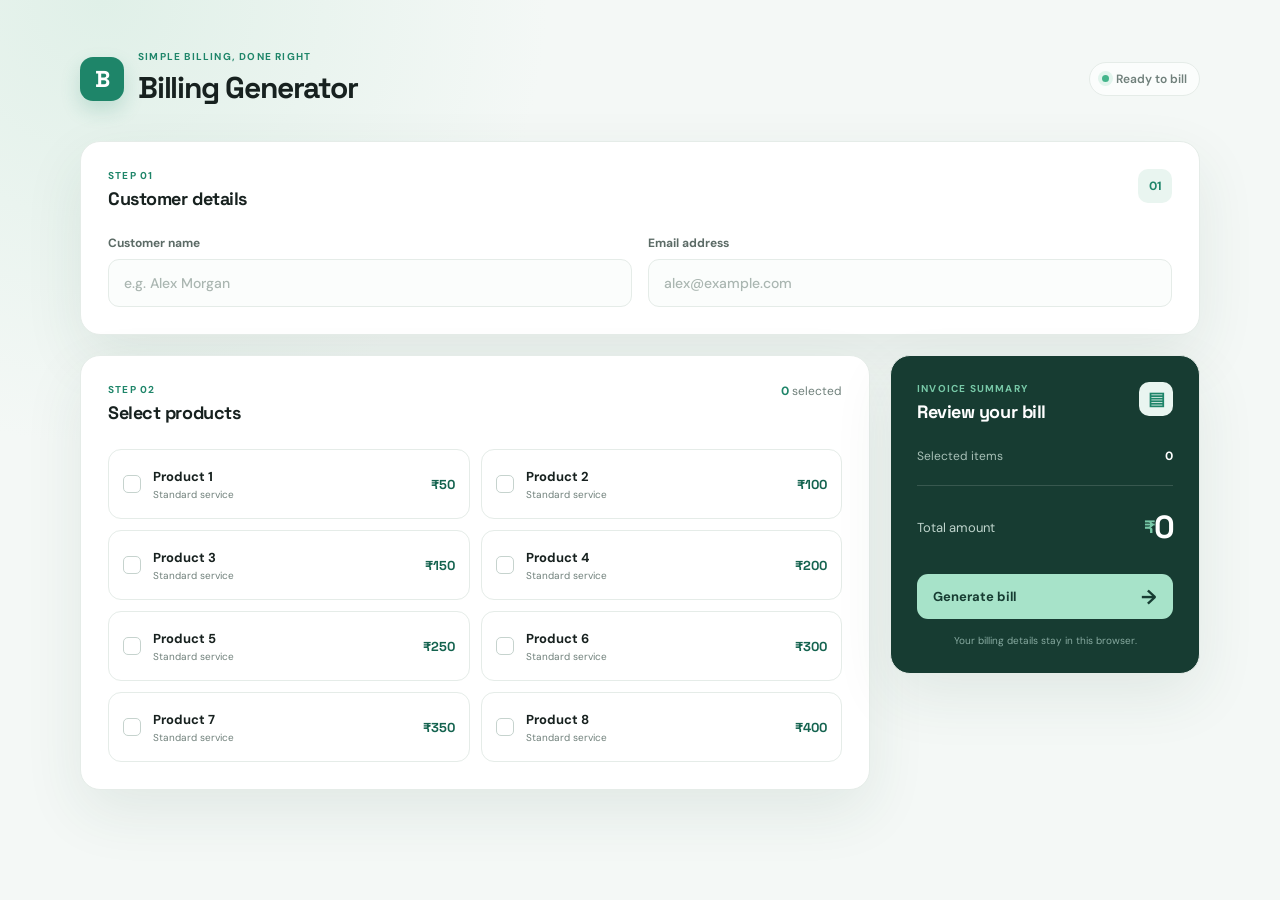
<file: BillingGenrator/index.html>
<!DOCTYPE html>
<html lang="en">
<head>
    <meta charset="UTF-8">
    <meta name="viewport" content="width=device-width, initial-scale=1.0">
    <meta name="description" content="Create a simple, professional customer bill.">
    <title>Billwise | Billing Generator</title>
    <link rel="stylesheet" href="style.css">
</head>
<body>
    <main class="app-shell">
        <header class="page-header">
            <div class="brand-mark">B</div>
            <div>
                <p class="eyebrow">Simple billing, done right</p>
                <h1>Billing Generator</h1>
            </div>
            <span class="status-pill"><span class="status-dot"></span>Ready to bill</span>
        </header>

        <form id="billingForm" class="billing-layout">
            <section class="panel customer-panel">
                <div class="section-heading">
                    <div>
                        <p class="section-kicker">Step 01</p>
                        <h2>Customer details</h2>
                    </div>
                    <span class="section-icon">01</span>
                </div>
                <div class="form-grid">
                    <label class="field">
                        <span>Customer name</span>
                        <input type="text" id="customerName" name="customerName" placeholder="e.g. Alex Morgan" autocomplete="name" required>
                    </label>
                    <label class="field">
                        <span>Email address</span>
                        <input type="email" id="customerEmail" name="customerEmail" placeholder="alex@example.com" autocomplete="email" required>
                    </label>
                </div>
            </section>

            <section class="panel products-panel">
                <div class="section-heading">
                    <div>
                        <p class="section-kicker">Step 02</p>
                        <h2>Select products</h2>
                    </div>
                    <span class="selection-count"><strong id="selectedCount">0</strong> selected</span>
                </div>
                <div class="product-grid">
                    <label class="product-card"><input type="checkbox" id="product1" name="products" value="Product 1: 50"><span class="checkmark"></span><span class="product-info"><strong>Product 1</strong><small>Standard service</small></span><span class="price">₹50</span></label>
                    <label class="product-card"><input type="checkbox" id="product2" name="products" value="Product 2: 100"><span class="checkmark"></span><span class="product-info"><strong>Product 2</strong><small>Standard service</small></span><span class="price">₹100</span></label>
                    <label class="product-card"><input type="checkbox" id="product3" name="products" value="Product 3: 150"><span class="checkmark"></span><span class="product-info"><strong>Product 3</strong><small>Standard service</small></span><span class="price">₹150</span></label>
                    <label class="product-card"><input type="checkbox" id="product4" name="products" value="Product 4: 200"><span class="checkmark"></span><span class="product-info"><strong>Product 4</strong><small>Standard service</small></span><span class="price">₹200</span></label>
                    <label class="product-card"><input type="checkbox" id="product5" name="products" value="Product 5: 250"><span class="checkmark"></span><span class="product-info"><strong>Product 5</strong><small>Standard service</small></span><span class="price">₹250</span></label>
                    <label class="product-card"><input type="checkbox" id="product6" name="products" value="Product 6: 300"><span class="checkmark"></span><span class="product-info"><strong>Product 6</strong><small>Standard service</small></span><span class="price">₹300</span></label>
                    <label class="product-card"><input type="checkbox" id="product7" name="products" value="Product 7: 350"><span class="checkmark"></span><span class="product-info"><strong>Product 7</strong><small>Standard service</small></span><span class="price">₹350</span></label>
                    <label class="product-card"><input type="checkbox" id="product8" name="products" value="Product 8: 400"><span class="checkmark"></span><span class="product-info"><strong>Product 8</strong><small>Standard service</small></span><span class="price">₹400</span></label>
                </div>
            </section>

            <aside class="summary-card">
                <div class="summary-top">
                    <div>
                        <p class="section-kicker">Invoice summary</p>
                        <h2>Review your bill</h2>
                    </div>
                    <span class="receipt-icon">▤</span>
                </div>
                <div class="summary-row"><span>Selected items</span><strong id="summaryCount">0</strong></div>
                <div class="summary-divider"></div>
                <div class="total-row"><span>Total amount</span><strong><span class="currency">₹</span><span id="total">0</span></strong></div>
                <button type="submit" class="generate-button">Generate bill <span>→</span></button>
                <p class="secure-note">Your billing details stay in this browser.</p>
            </aside>
        </form>
        <div id="billResult" class="bill-result" aria-live="polite"></div>
    </main>
    <script src="script.js"></script>
</body>
</html>
</file>
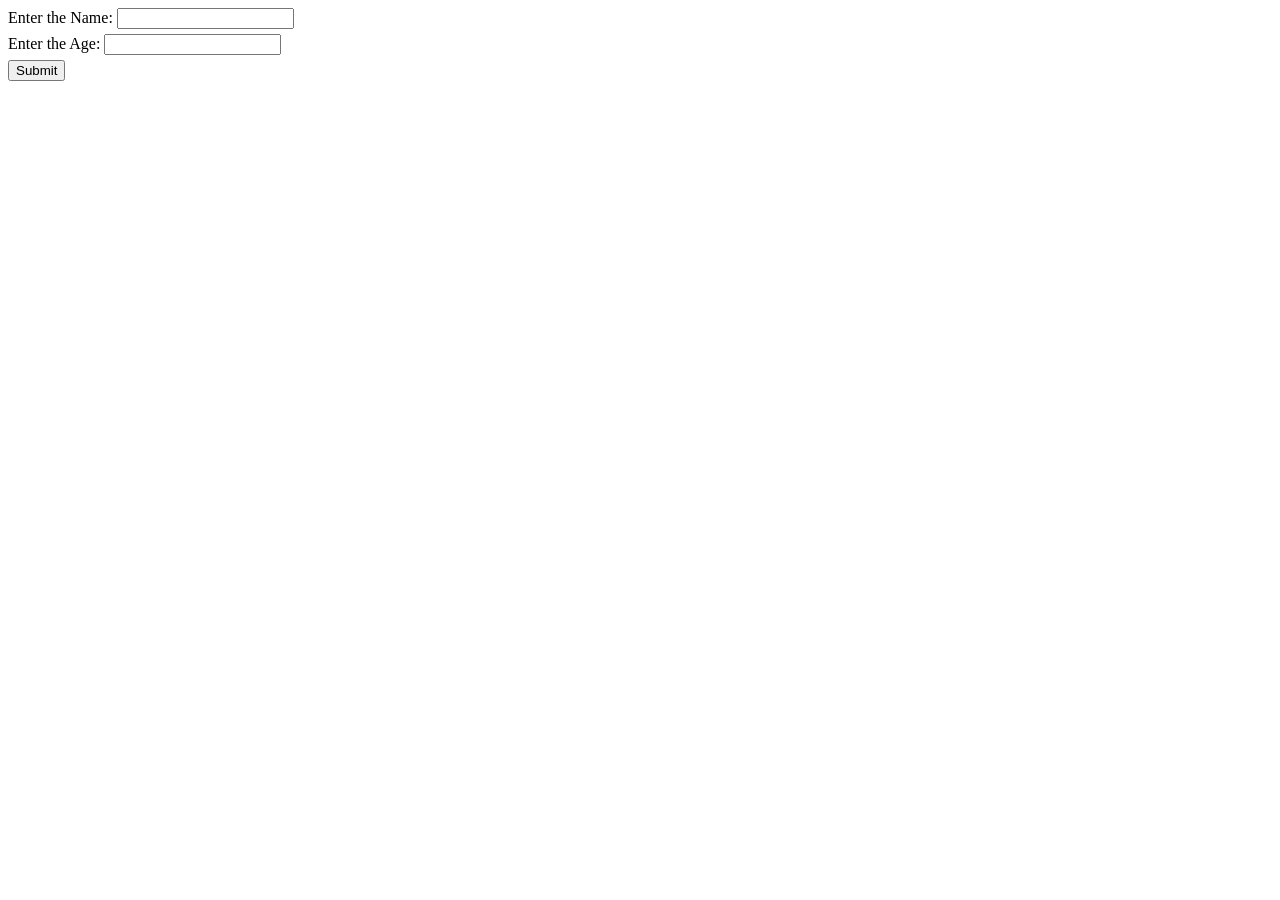
<file: Display_Content_In_Console/index.html>
<!DOCTYPE html>
<html lang="en">
<head>
    <meta charset="UTF-8">
    <meta name="viewport" content="width=device-width, initial-scale=1.0">
    <title>Document</title>
    <link rel="stylesheet" href="style.css">
</head>
<body>
    <label>Enter the Name: </label>
    <input type="text" id="name" name="name">
    <br>
    <label>Enter the Age: </label>
    <input type="number" id="age" name="age">
    <br>
    <button type="button" onclick="displayData()">Submit</button>
    <pre id="output"></pre>
    <script src="Script.js"></script>
</body>
</html>
</file>
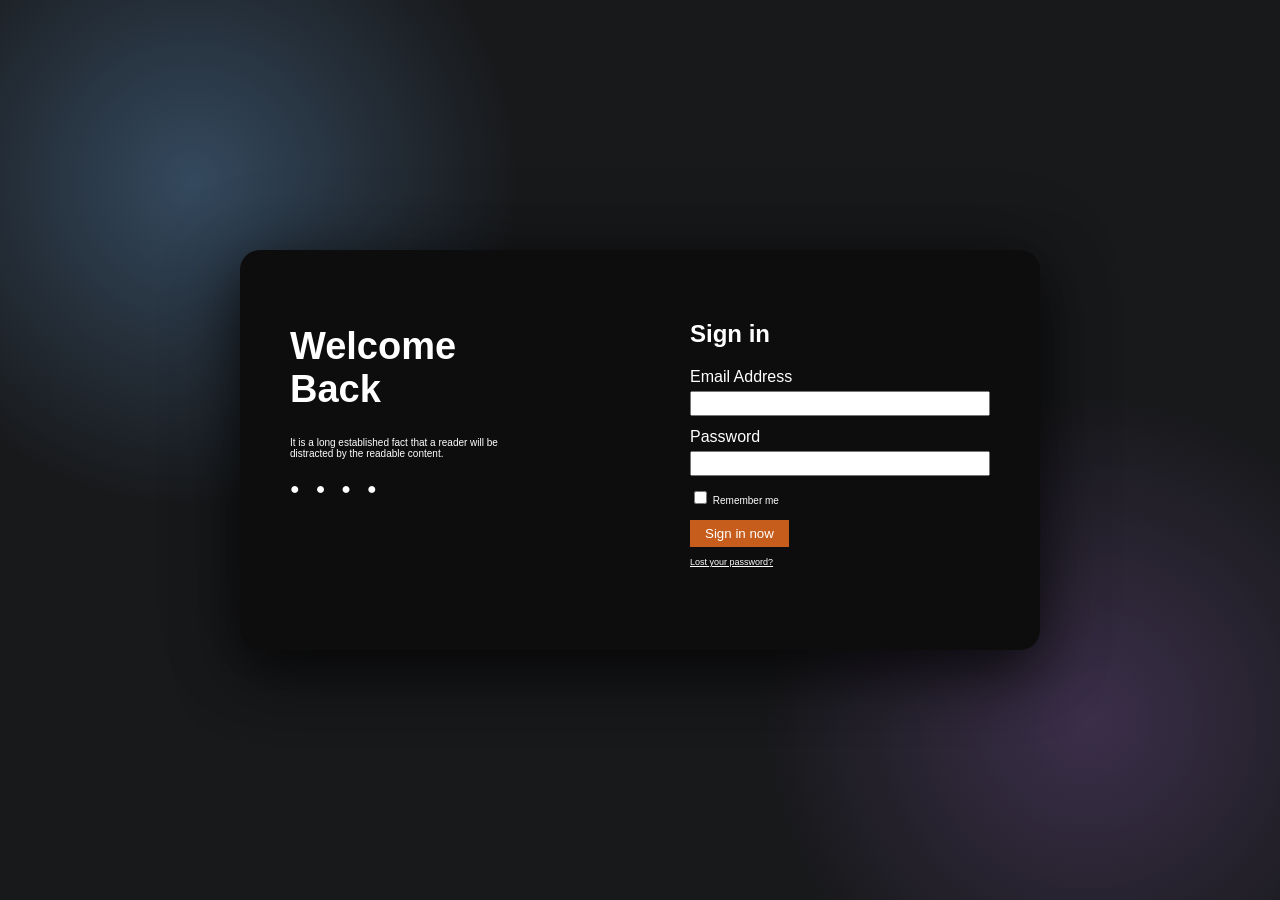
<file: login-form/index.html>
<!DOCTYPE html>
<html>
<head>
    <title>Login</title>
    <link rel="stylesheet" href="style.css">
</head>

<body>

    <div class="login">

        <div class="left">
            <h1>Welcome<br>Back</h1>

            <p>
                It is a long established fact that a reader
                will be distracted by the readable content.
            </p>

            <div class="social">
                ●　●　●　●
            </div>
        </div>


        <div class="right">

            <h2>Sign in</h2>

            <form>

                <label>Email Address</label>
                <input type="email">

                <label>Password</label>
                <input type="password">

                <label class="remember">
                    <input type="checkbox">
                    Remember me
                </label>

                <button>Sign in now</button>

                <a href="#">Lost your password?</a>

            </form>

        </div>

    </div>

</body>
</html>
</file>
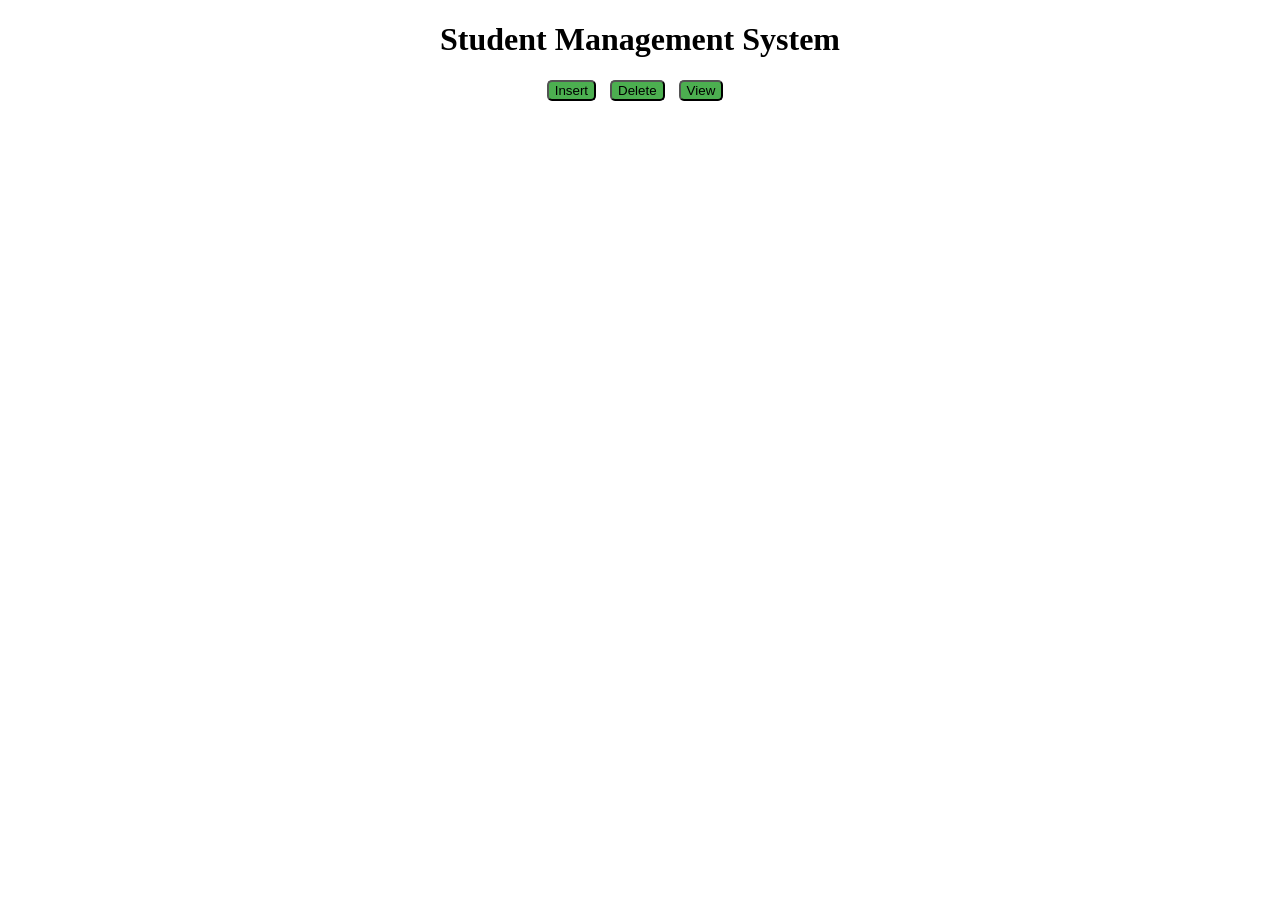
<file: Student_management/index.html>
<!DOCTYPE html>
<html lang="en">
<head>
    <meta charset="UTF-8">
    <meta name="viewport" content="width=device-width, initial-scale=1.0">
    <title>Document</title>
    <link rel="stylesheet" href="style.css">
</head>
<body>
    <h1 style="text-align: center; "text-color: green;">Student Management System</h1>
    <div style="text-align: center;">
        <a href="insert.html"><button class="insert">Insert</button></a>
        <a href="delete.html"><button class="delete">Delete</button></a>
        <a href="view.html"><button class="view">View</button></a>
    </div>
    <form action="">
        
    </form>

</body>
</html>
</file>
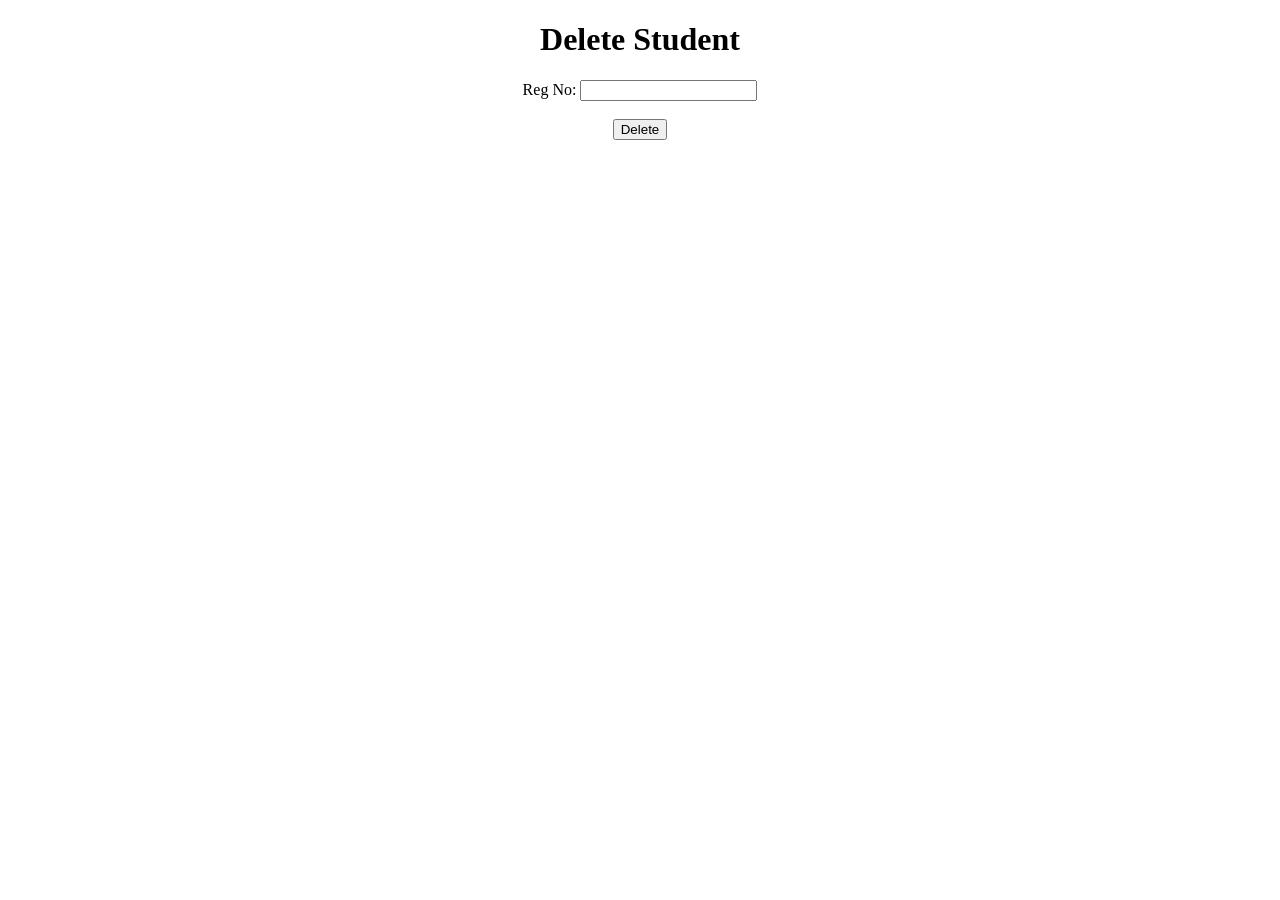
<file: Student_management/delete.html>
<!DOCTYPE html>
<html lang="en">
<head>
    <meta charset="UTF-8">
    <meta name="viewport" content="width=device-width, initial-scale=1.0">
    <title>Document</title>
</head>
<body>
    <div style="text-align: center;">
        <h1>Delete Student</h1>
        <form onsubmit="deleteStudent(event)">
            <label for="regno">Reg No:</label>
            <input type="number" id="regno" name="regno" required><br><br>

            <input class="submit" type="submit" value="Delete">

        </form>
    </div>
    <script src="script.js"></script>
    
</body>
</html>
</file>
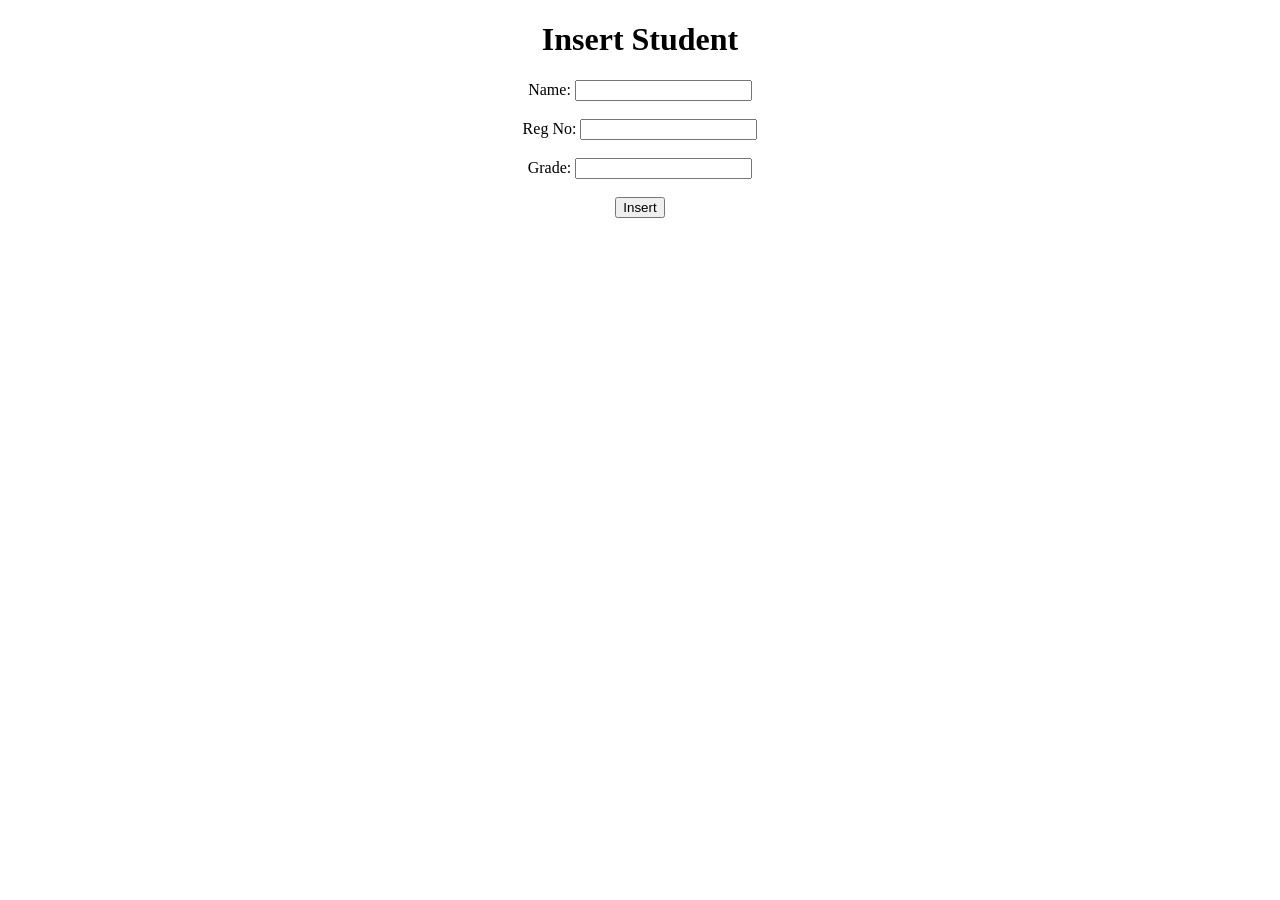
<file: Student_management/insert.html>
<!DOCTYPE html>
<html lang="en">
<head>
    <meta charset="UTF-8">
    <meta name="viewport" content="width=device-width, initial-scale=1.0">
    <title>Document</title>
</head>
<body>
    <div style="text-align: center;">
        <h1>Insert Student</h1>
        <form onsubmit="insertStudent(event)">
            <label for="name">Name:</label>
            <input type="text" id="name" name="name" required><br><br>

            <label for="regno">Reg No:</label>
            <input type="number" id="regno" name="regno" required><br><br>

            <label for="grade">Grade:</label>
            <input type="text" id="grade" name="grade" required><br><br>

            <input class="submit" type="submit" value="Insert">

        </form>
    </div>
    <script src="script.js"></script>

</body>
</html>
</file>
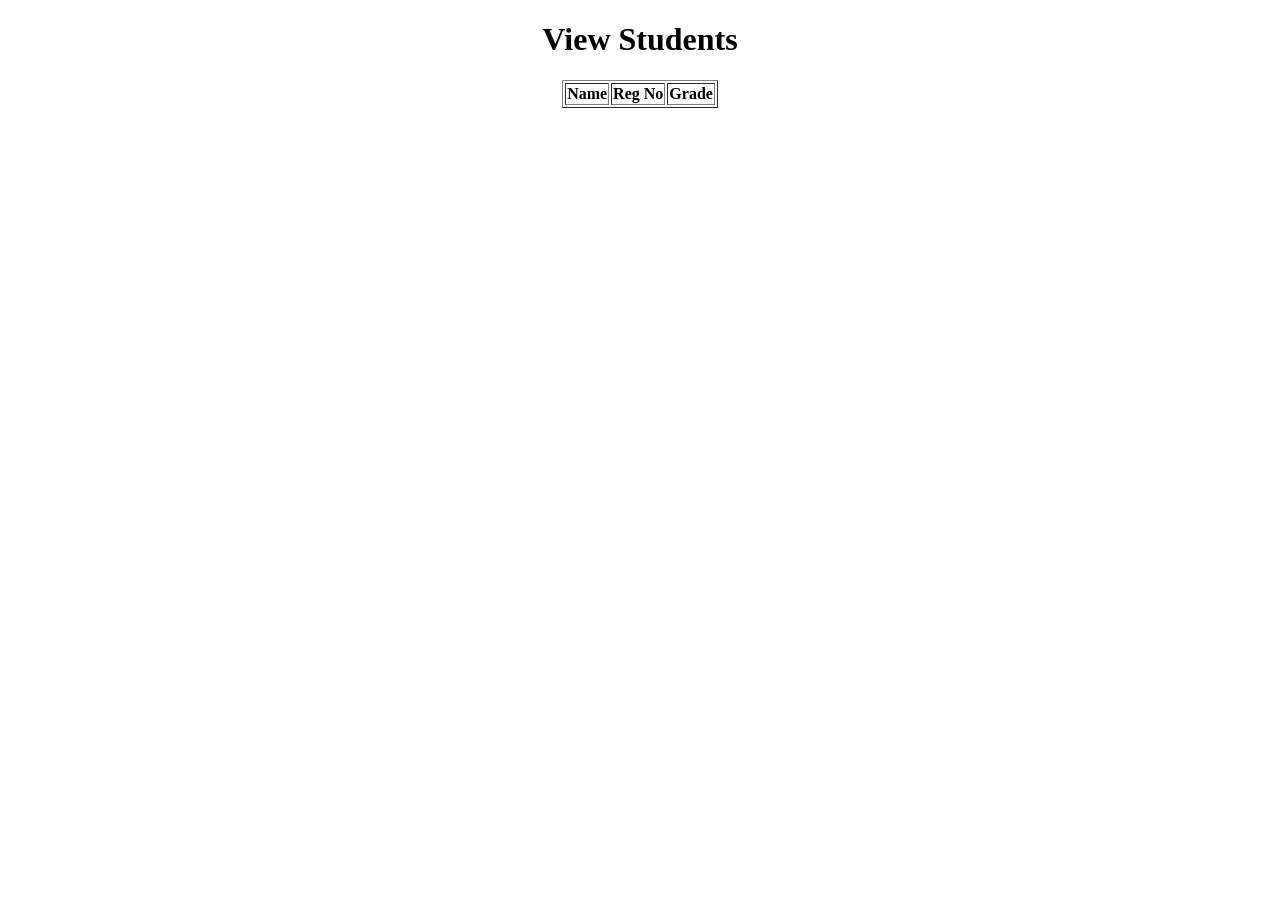
<file: Student_management/view.html>
<!DOCTYPE html>
<html lang="en">
<head>
    <meta charset="UTF-8">
    <meta name="viewport" content="width=device-width, initial-scale=1.0">
    <title>View Students</title>
</head>
<body>
    <h1 style="text-align: center;">View Students</h1>
    <div style="text-align: center;">
        <table border="1" style="margin: 0 auto;">
            <thead>
                <tr>
                    <th>Name</th>
                    <th>Reg No</th>
                    <th>Grade</th>
                </tr>
            </thead>
            <tbody id="studentTableBody"></tbody>
        </table>
    </div>

    <script src="script.js"></script>
    <script>
        displayStudents();
    </script>
    
</body>
</html>
</file>
<file: BillingGenrator/style.css>
@import url('https://fonts.googleapis.com/css2?family=DM+Sans:wght@400;500;600;700&family=Space+Grotesk:wght@500;600;700&display=swap');

:root {
    --ink: #17211f;
    --muted: #70807b;
    --line: #e5ece8;
    --surface: #ffffff;
    --page: #f4f8f6;
    --accent: #1e8569;
    --accent-dark: #14634f;
    --accent-soft: #e9f5f0;
    --shadow: 0 22px 60px rgba(30, 73, 58, 0.09);
}

* { box-sizing: border-box; }

body {
    margin: 0;
    min-height: 100vh;
    color: var(--ink);
    background: radial-gradient(circle at 8% 0%, #e0f0e8 0, transparent 30%), var(--page);
    font-family: 'DM Sans', sans-serif;
}

.app-shell { width: min(1120px, calc(100% - 40px)); margin: 0 auto; padding: 50px 0 70px; }
.page-header { display: flex; align-items: center; gap: 14px; margin-bottom: 34px; }
.brand-mark { display: grid; width: 44px; height: 44px; place-items: center; color: white; border-radius: 13px; background: var(--accent); font: 700 23px 'Space Grotesk', sans-serif; box-shadow: 0 9px 20px rgba(30, 133, 105, .2); }
.eyebrow, .section-kicker { margin: 0 0 5px; color: var(--accent); text-transform: uppercase; letter-spacing: .12em; font-size: 10px; font-weight: 700; }
h1, h2 { margin: 0; font-family: 'Space Grotesk', sans-serif; }
h1 { font-size: clamp(24px, 3vw, 30px); letter-spacing: -.04em; }
.status-pill { display: flex; align-items: center; gap: 7px; margin-left: auto; padding: 8px 12px; color: var(--muted); border: 1px solid var(--line); border-radius: 30px; background: rgba(255,255,255,.7); font-size: 12px; font-weight: 600; }
.status-dot { width: 7px; height: 7px; border-radius: 50%; background: #44b58b; box-shadow: 0 0 0 4px #e2f5ed; }
.billing-layout { display: grid; grid-template-columns: minmax(0, 1fr) 310px; gap: 20px; align-items: start; }
.panel, .summary-card { border: 1px solid var(--line); border-radius: 20px; background: var(--surface); box-shadow: var(--shadow); }
.customer-panel, .products-panel { padding: 27px; }
.customer-panel { grid-column: 1 / -1; }
.section-heading, .summary-top { display: flex; align-items: flex-start; justify-content: space-between; gap: 20px; margin-bottom: 25px; }
h2 { font-size: 18px; letter-spacing: -.025em; }
.section-icon, .receipt-icon { display: grid; width: 34px; height: 34px; place-items: center; color: var(--accent); border-radius: 10px; background: var(--accent-soft); font-size: 12px; font-weight: 700; }
.receipt-icon { font-size: 18px; }
.form-grid { display: grid; grid-template-columns: repeat(2, 1fr); gap: 16px; }
.field { display: flex; flex-direction: column; gap: 8px; color: #5c6b66; font-size: 12px; font-weight: 700; }
.field input { width: 100%; padding: 14px 15px; color: var(--ink); border: 1px solid var(--line); border-radius: 11px; outline: 0; background: #fbfdfc; font: 500 14px 'DM Sans', sans-serif; transition: .2s ease; }
.field input::placeholder { color: #aab6b1; }
.field input:focus { border-color: var(--accent); box-shadow: 0 0 0 4px var(--accent-soft); background: white; }
.selection-count { color: var(--muted); font-size: 12px; }
.selection-count strong { color: var(--accent); }
.product-grid { display: grid; grid-template-columns: repeat(2, 1fr); gap: 11px; }
.product-card { display: flex; align-items: center; gap: 12px; min-height: 70px; padding: 13px 14px; cursor: pointer; border: 1px solid var(--line); border-radius: 13px; transition: .2s ease; }
.product-card:hover { border-color: #b8d8cb; transform: translateY(-1px); }
.product-card:has(input:checked) { border-color: var(--accent); background: var(--accent-soft); }
.product-card input { position: absolute; opacity: 0; pointer-events: none; }
.checkmark { display: grid; flex: 0 0 18px; width: 18px; height: 18px; place-items: center; border: 1.5px solid #c6d3ce; border-radius: 5px; }
.product-card input:checked + .checkmark { border-color: var(--accent); background: var(--accent); }
.product-card input:checked + .checkmark::after { width: 8px; height: 4px; content: ''; border-bottom: 2px solid white; border-left: 2px solid white; transform: rotate(-45deg) translate(1px, -1px); }
.product-info { display: flex; flex: 1; flex-direction: column; gap: 3px; }
.product-info strong { font-size: 13px; }
.product-info small { color: var(--muted); font-size: 10px; }
.price { color: var(--accent-dark); font: 700 13px 'Space Grotesk', sans-serif; }
.summary-card { grid-column: 2; grid-row: 2; padding: 26px; background: #173c32; color: white; }
.summary-card .section-kicker { color: #78c9a8; }
.summary-card h2 { color: white; }
.summary-row, .total-row { display: flex; justify-content: space-between; align-items: center; }
.summary-row { color: #a8c0b7; font-size: 12px; }
.summary-row strong { color: white; }
.summary-divider { height: 1px; margin: 21px 0; background: rgba(255,255,255,.14); }
.total-row { color: #c0d5cd; font-size: 13px; }
.total-row strong { color: white; font: 700 32px 'Space Grotesk', sans-serif; letter-spacing: -.05em; }
.currency { color: #78c9a8; font-size: 18px; vertical-align: 5px; }
.generate-button { display: flex; align-items: center; justify-content: space-between; width: 100%; margin-top: 27px; padding: 14px 16px; border: 0; border-radius: 11px; color: #173c32; background: #a7e3c9; cursor: pointer; font: 700 13px 'DM Sans', sans-serif; transition: .2s ease; }
.generate-button:hover { background: white; transform: translateY(-1px); }
.generate-button span { font-size: 20px; line-height: 10px; }
.secure-note { margin: 15px 0 0; color: #87aaa0; text-align: center; font-size: 10px; }
.bill-result { display: none; margin-top: 18px; padding: 14px 18px; color: var(--accent-dark); border: 1px solid #bde1d1; border-radius: 12px; background: #e9f8f1; font-size: 13px; font-weight: 600; }
.bill-result.visible { display: block; animation: slide-in .25s ease; }
@keyframes slide-in { from { opacity: 0; transform: translateY(5px); } to { opacity: 1; transform: translateY(0); } }
@media (max-width: 760px) {
    .app-shell { width: min(100% - 24px, 600px); padding-top: 28px; }
    .billing-layout { display: flex; flex-direction: column; }
    .customer-panel, .products-panel, .summary-card { width: 100%; }
    .summary-card { order: 3; }
}
@media (max-width: 480px) {
    .form-grid, .product-grid { grid-template-columns: 1fr; }
    .page-header { align-items: flex-start; }
    .status-pill { display: none; }
    .customer-panel, .products-panel, .summary-card { padding: 20px; }
}
</file>
<file: Display_Content_In_Console/style.css>
#name{
    margin-bottom:5px;
}
#age{
    margin-bottom:5px;

}
button:hover{
    justify-content: center;
    background-attachment: fixed;
    background-position-x: center;
    
}
body{
    justify-content: center;
}
</file>
<file: login-form/style.css>
* {
    box-sizing: border-box;
}

body {
    margin: 0;
    height: 100vh;
    display: flex;
    justify-content: center;
    align-items: center;
    font-family: Arial;
    color: white;

    background:
        radial-gradient(circle at 15% 20%, #34495e 0, transparent 25%),
        radial-gradient(circle at 85% 80%, #3b2f4a 0, transparent 25%),
        #18191b;
}
.login {
    width: 800px;
    height: 400px;
    display: flex;
    color: white;
    border-radius: 20px;
    overflow: hidden;

    background: #0d0d0e;

    box-shadow:
        0 25px 60px #0009,
        0 0 80px #0005;
}

.left,
.right {
    width: 50%;
    padding: 50px;
}

h1 {
    font-size: 38px;
}

p {
    font-size: 10px;
    width: 230px;
}

.social {
    margin-top: 20px;
}

input:not([type="checkbox"]) {
    width: 100%;
    height: 25px;
    margin: 5px 0 12px;
}

.remember {
    font-size: 10px;
}

button {
    display: block;
    margin-top: 12px;
    background: #c65d1c;
    color: white;
    border: 0;
    padding: 6px 15px;
}

a {
    display: block;
    margin-top: 10px;
    color: white;
    font-size: 9px;
}
</file>
<file: Student_management/style.css>
.insert{
    background-color: #4CAF50;
    margin-right: 10px;
    border-radius: 5px;
}
.insert:hover{
    background-color: #45a049;
    cursor: pointer;
}
.delete{
    background-color:#4CAF50;
    border-radius: 5px;
    margin-right: 10px;
}
.delete:hover{
    background-color: #45a049;
    cursor: pointer;
}
.view{
    background-color:#4CAF50;
    border-radius: 5px;
    margin-right: 10px;
}
.view:hover{
    background-color: #45a049;
    cursor: pointer;
}
</file>
